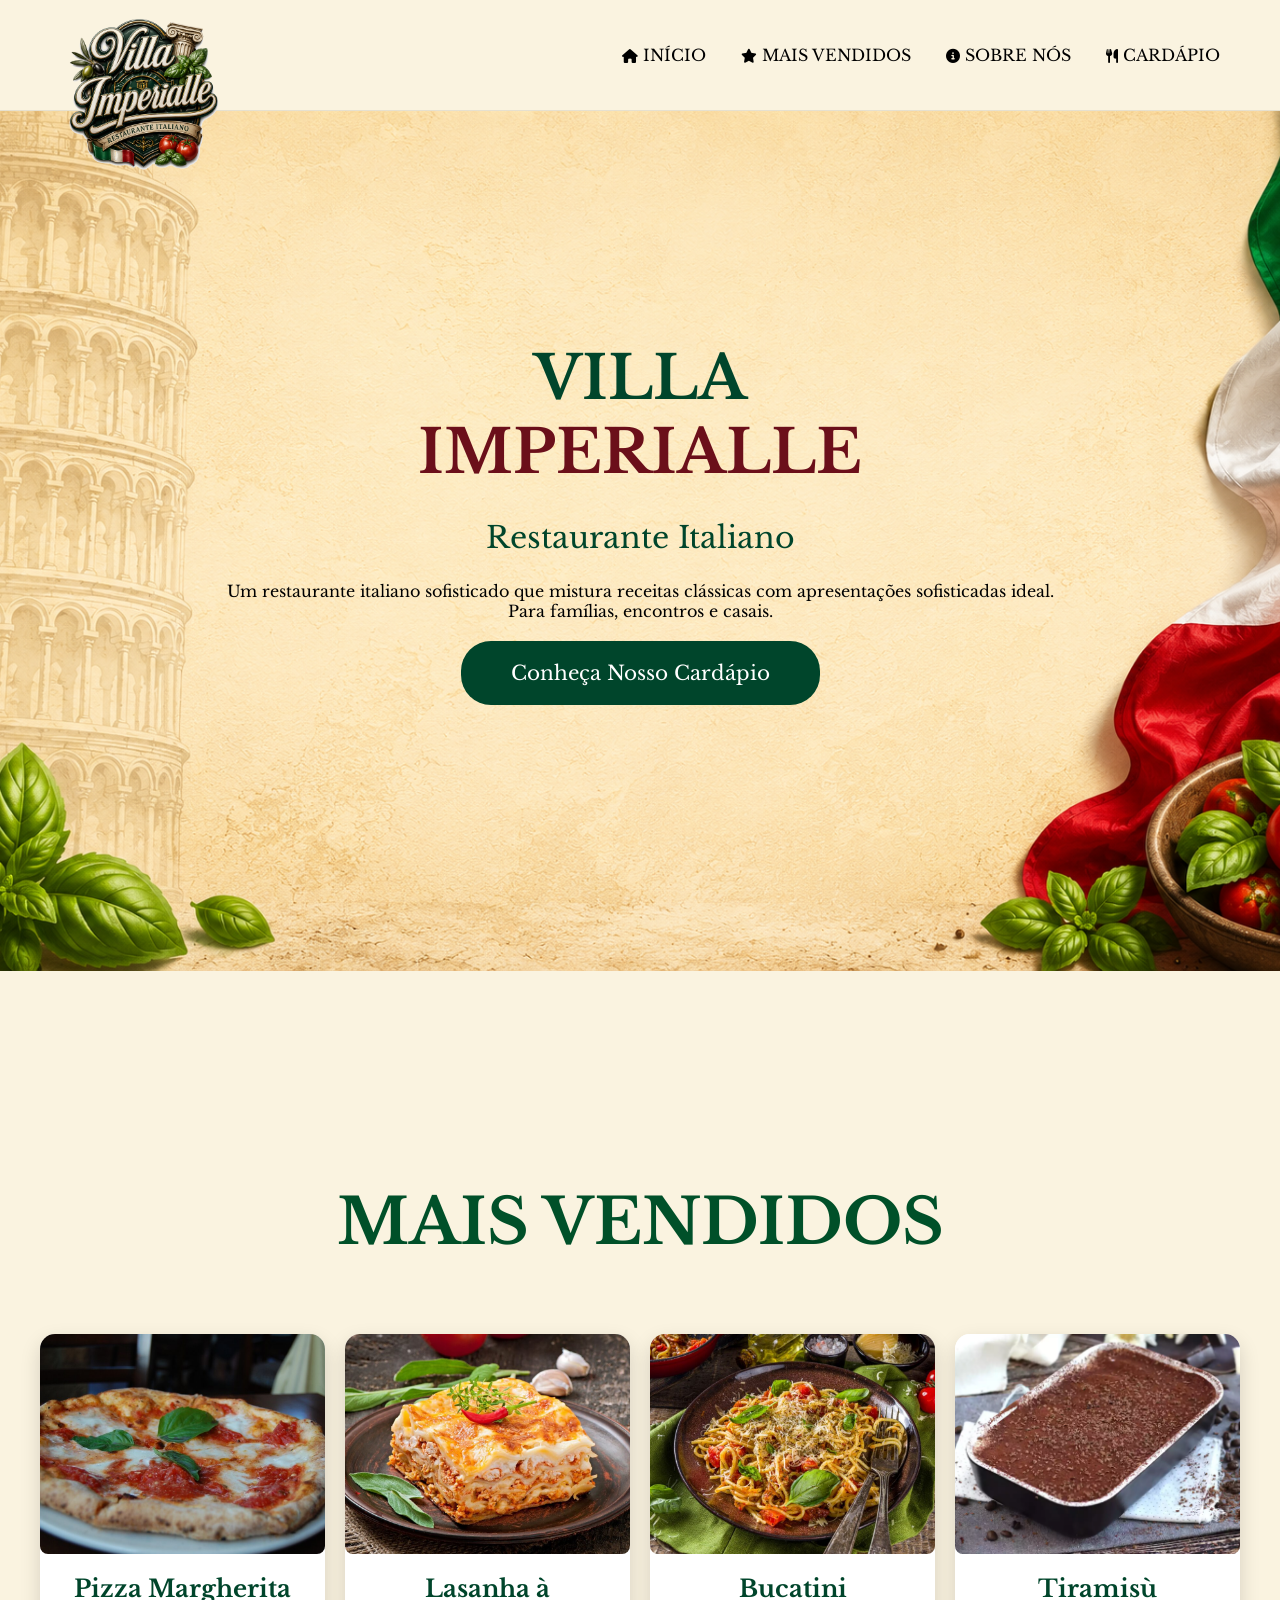
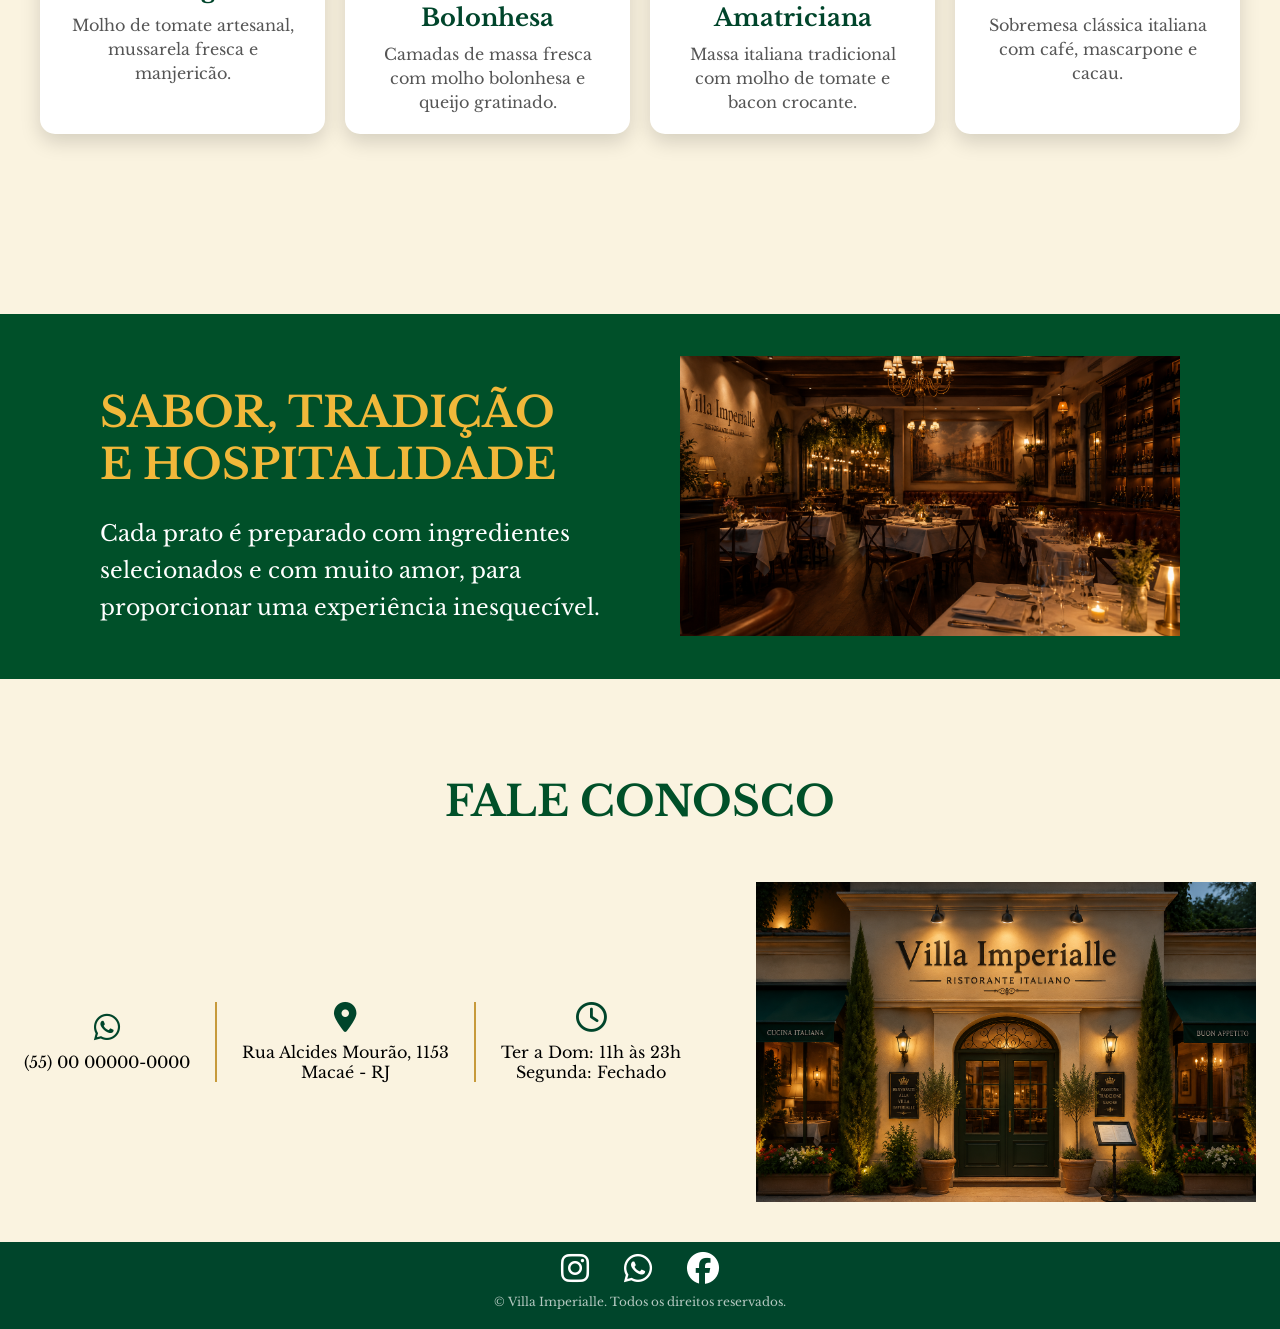
<file: index.html>
<!DOCTYPE html>
<html lang="pt-BR">

<head>
    <meta charset="UTF-8">
    <link rel="stylesheet" href="https://cdnjs.cloudflare.com/ajax/libs/font-awesome/6.7.2/css/all.min.css">
    <link rel="preconnect" href="https://fonts.googleapis.com">
    <link rel="preconnect" href="https://fonts.gstatic.com" crossorigin>
    <link href="https://fonts.googleapis.com/css2?family=Libre+Baskerville:wght@400;700&display=swap" rel="stylesheet">
    <meta name="viewport" content="width=device-width, initial-scale=1.0">
    <link rel="stylesheet" href="style.css">
    <title>Villa Imperialle</title>
</head>

<body>


    <header class="menu">

        <img src="imagens/villa-imperialle.png" alt="Villa Imperialle" class="logo">

        <nav class="menu-links">

            <a href="#inicio">
                <i class="fa-solid fa-house"></i>
                INÍCIO
            </a>

            <a href="#vendidos">
                <i class="fa-solid fa-star"></i>
                MAIS VENDIDOS
            </a>

            <a href="#sobre">
                <i class="fa-solid fa-circle-info"></i>
                SOBRE NÓS
            </a>

            <a href="cardapio-massas.html">
                <i class="fa-solid fa-utensils"></i>
                CARDÁPIO
            </a>

        </nav>

    </header>


    <section id="inicio" class="inicio">

        <img src="imagens/banner.png" alt="Banner Villa Imperialle" class="banner-fundo">

        <div class="conteudo">

            <h1 class="titulo-principal verde">
                VILLA
            </h1>

            <h1 class="titulo-principal vinho">
                IMPERIALLE
            </h1>

            <p class="subtitulo">
                Restaurante Italiano
            </p>

            <p class="descricao">
                Um restaurante italiano sofisticado que mistura receitas clássicas
                com apresentações sofisticadas ideal.
                <br>
                Para famílias, encontros e casais.
            </p>

            <a href="cardapio-massas.html" class="botao">
                Conheça Nosso Cardápio
            </a>

        </div>

    </section>


    <section id="vendidos" class="vendidos">

        <h2>MAIS VENDIDOS</h2>

    <div class="vendidos-grid">

        <div class="card-prato">

            <a href="cardapio-pizzas.html">
                <img src="imagens/Pizza_Margherita.jpg"
                     alt="Pizza Margherita">
            </a>

            <h3>Pizza Margherita</h3>

            <p>
                Molho de tomate artesanal, mussarela fresca e manjericão.
            </p>

        </div>

        <div class="card-prato">

            <a href="cardapio-massas.html">
                <img src="imagens/lasanha.jpg"
                    alt="Lasanha à Bolonhesa">
            </a>

            <h3>Lasanha à Bolonhesa</h3>

            <p>
                Camadas de massa fresca com molho bolonhesa e queijo gratinado.
            </p>

        </div>

        <div class="card-prato">

            <a href="cardapio-massas.html">
                <img src="imagens/Bucatini-ao-Molho-Amatriciana.jpg"
                    alt="Bucatini ao Molho Amatriciana">
            </a>

            <h3>Bucatini Amatriciana</h3>

            <p>
                Massa italiana tradicional com molho de tomate e bacon crocante.
            </p>

        </div>

        <div class="card-prato">

            <a href="cardapio-sobremesas.html">
                <img src="imagens/Tiramisú.jpg"
                    alt="Tiramisù">
            </a>

            <h3>Tiramisù</h3>

            <p>
                Sobremesa clássica italiana com café, mascarpone e cacau.
            </p>

        </div>

    </div>

    </section>

    <section id="sobre" class="sobre">

        <div class="sobre-texto">

            <h3 class="sobre-titulo">
                SABOR, TRADIÇÃO
                <br>
                E HOSPITALIDADE
            </h3>

            <p>
                Cada prato é preparado com ingredientes
                selecionados e com muito amor, para proporcionar
                uma experiência inesquecível.
            </p>

        </div>

        <img src="imagens/estabelecimento.png" alt="Estabelecimento" class="sobre-imagem imagem-lateral">

    </section>


    <h4 class="fale-conosco">
        FALE CONOSCO
    </h4>

    <section class="contato-box">

        <div class="info">

            <i class="fa-brands fa-whatsapp"></i>

            <p>(55) 00 00000-0000</p>

        </div>

        <div class="linha"></div>

        <div class="info">

            <i class="fa-solid fa-location-dot"></i>

            <p>Rua Alcides Mourão, 1153</p>

            <span>Macaé - RJ</span>

        </div>

        <div class="linha"></div>

        <div class="info">

            <i class="fa-regular fa-clock"></i>

            <p>Ter a Dom: 11h às 23h</p>

            <span>Segunda: Fechado</span>

        </div>

        <img src="imagens/entrada.png" alt="Entrada do restaurante" class="entrada-imagem imagem-lateral">

    </section>


    <footer>

        <i class="fa-brands fa-instagram"></i>

        <i class="fa-brands fa-whatsapp"></i>

        <i class="fa-brands fa-facebook"></i>

        <p class="texto-footer">
            © Villa Imperialle. Todos os direitos reservados.
        </p>

    </footer>

</body>

</html>
</file>
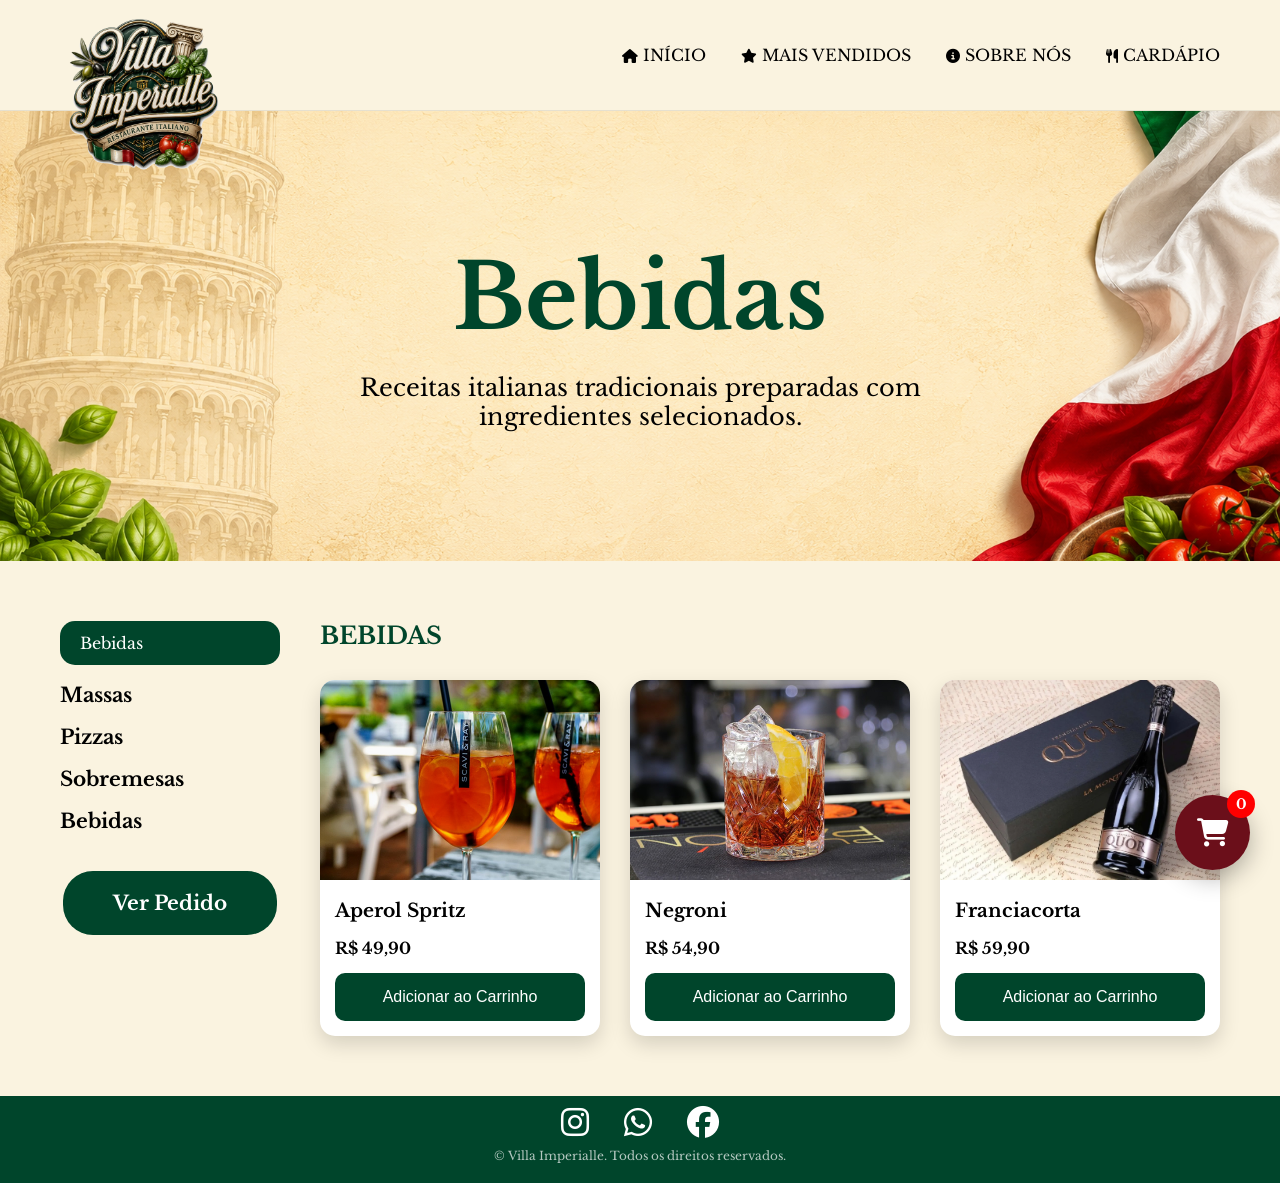
<file: cardapio-bebidas.html>
<!DOCTYPE html>
<html lang="pt-BR">

<head>
    <meta charset="UTF-8">
    <link rel="stylesheet" href="https://cdnjs.cloudflare.com/ajax/libs/font-awesome/6.7.2/css/all.min.css">
    <link rel="preconnect" href="https://fonts.googleapis.com">
    <link rel="preconnect" href="https://fonts.gstatic.com" crossorigin>
    <link href="https://fonts.googleapis.com/css2?family=Libre+Baskerville:wght@400;700&display=swap" rel="stylesheet">
    <meta name="viewport" content="width=device-width, initial-scale=1.0">
    <link rel="stylesheet" href="style.css">
    <title>Bebidas | Villa Imperialle</title>
</head>

<body>

    <header class="menu">

        <img src="imagens/villa-imperialle.png"
             alt="Villa Imperialle"
             class="logo">

        <nav class="menu-links">

            <a href="index.html">
                <i class="fa-solid fa-house"></i>
                INÍCIO
            </a>

            <a href="index.html#vendidos">
                <i class="fa-solid fa-star"></i>
                MAIS VENDIDOS
            </a>

            <a href="index.html#sobre">
                <i class="fa-solid fa-circle-info"></i>
                SOBRE NÓS
            </a>

            <a href="cardapio-massas.html">
                <i class="fa-solid fa-utensils"></i>
                CARDÁPIO
            </a>

        </nav>

    </header>

    <section class="banner-cardapio">

        <img src="imagens/banner.png"
             alt="Banner Villa Imperialle">

        <div class="banner-texto">

            <h1>
                Bebidas
            </h1>

            <p>
                Receitas italianas tradicionais preparadas com ingredientes selecionados.
            </p>

        </div>

    </section>

    <section class="area-cardapio">

        <aside class="categorias">

            <div class="categoria-ativa">
                Bebidas
            </div>

            <a href="cardapio-massas.html">
                Massas
            </a>

            <a href="cardapio-pizzas.html">
                Pizzas
            </a>

            <a href="cardapio-sobremesas.html">
                Sobremesas
            </a>

            <a href="cardapio-bebidas.html">
                Bebidas
            </a>

            <a href="pedido.html"
               class="botao">

                Ver Pedido

            </a>

        </aside>

        <main class="area-pratos">

            <div class="topo-pratos">

                <h2>
                    BEBIDAS
                </h2>

            </div>

            <div class="grid-pratos">

                <div class="card-cardapio">

                    <img src="imagens/aperol-spritz-bebidas-tipicas-da-italia.jpg"
                         alt="Aperol Spritz">

                    <div class="card-info">

                        <h3>
                            Aperol Spritz
                        </h3>

                        <p class="preco">
                            R$ 49,90
                        </p>

                        <button class="botao-card"
                                onclick="adicionarCarrinho(
                                10,
                                'Aperol Spritz',
                                49.90,
                                'imagens/aperol-spritz-bebidas-tipicas-da-italia.jpg')">

                            Adicionar ao Carrinho

                        </button>

                    </div>

                </div>

                <div class="card-cardapio">

                    <img src="imagens/negroni-bebidas-tipicas-da-italia.jpg"
                         alt="Negroni">

                    <div class="card-info">

                        <h3>
                            Negroni
                        </h3>

                        <p class="preco">
                            R$ 54,90
                        </p>

                        <button class="botao-card"
                                onclick="adicionarCarrinho(
                                11,
                                'Negroni',
                                54.90,
                                'imagens/negroni-bebidas-tipicas-da-italia.jpg')">

                            Adicionar ao Carrinho

                        </button>

                    </div>

                </div>

                <div class="card-cardapio">

                    <img src="imagens/quor-franciacorta.jpg"
                         alt="Franciacorta">

                    <div class="card-info">

                        <h3>
                            Franciacorta
                        </h3>

                        <p class="preco">
                            R$ 59,90
                        </p>

                        <button class="botao-card"
                                onclick="adicionarCarrinho(
                                12,
                                'Franciacorta',
                                59.90,
                                'imagens/quor-franciacorta.jpg')">

                            Adicionar ao Carrinho

                        </button>

                    </div>

                </div>

            </div>

        </main>

    </section>

    <div class="mini-carrinho">

        <a href="pedido.html">

            <i class="fa-solid fa-cart-shopping"></i>

            <span id="contador-carrinho">

                0

            </span>

        </a>

    </div>

    <footer>

        <i class="fa-brands fa-instagram"></i>

        <i class="fa-brands fa-whatsapp"></i>

        <i class="fa-brands fa-facebook"></i>

        <p class="texto-footer">
            © Villa Imperialle. Todos os direitos reservados.
        </p>

    </footer>

    <script src="carrinho.js"></script>

</body>

</html>
</file>
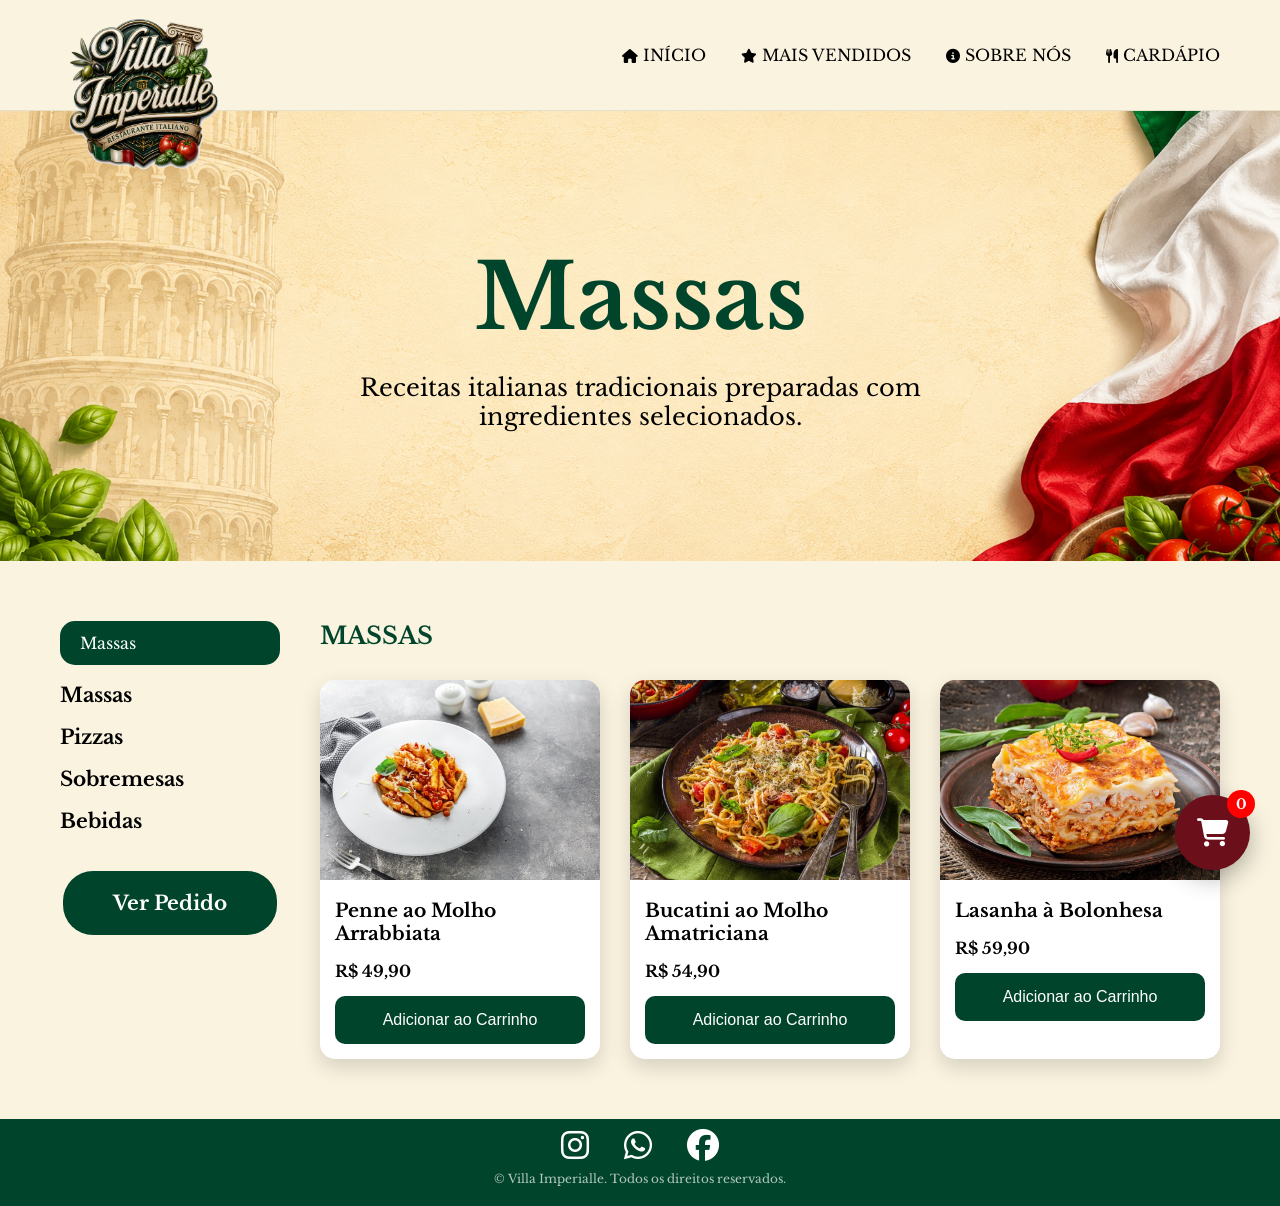
<file: cardapio-massas.html>
<!DOCTYPE html>
<html lang="pt-BR">

<head>
    <meta charset="UTF-8">
    <link rel="stylesheet" href="https://cdnjs.cloudflare.com/ajax/libs/font-awesome/6.7.2/css/all.min.css">
    <link rel="preconnect" href="https://fonts.googleapis.com">
    <link rel="preconnect" href="https://fonts.gstatic.com" crossorigin>
    <link href="https://fonts.googleapis.com/css2?family=Libre+Baskerville:wght@400;700&display=swap" rel="stylesheet">
    <meta name="viewport" content="width=device-width, initial-scale=1.0">
    <link rel="stylesheet" href="style.css">
    <title>Massas | Villa Imperialle</title>
</head>

<body>

    <header class="menu">

        <img src="imagens/villa-imperialle.png"
             alt="Villa Imperialle"
             class="logo">

        <nav class="menu-links">

            <a href="index.html">
                <i class="fa-solid fa-house"></i>
                INÍCIO
            </a>

            <a href="index.html#vendidos">
                <i class="fa-solid fa-star"></i>
                MAIS VENDIDOS
            </a>

            <a href="index.html#sobre">
                <i class="fa-solid fa-circle-info"></i>
                SOBRE NÓS
            </a>

            <a href="cardapio-massas.html">
                <i class="fa-solid fa-utensils"></i>
                CARDÁPIO
            </a>

        </nav>

    </header>

    <section class="banner-cardapio">

        <img src="imagens/banner.png"
             alt="Banner Villa Imperialle">

        <div class="banner-texto">

            <h1>Massas</h1>

            <p>
                Receitas italianas tradicionais preparadas com ingredientes selecionados.
            </p>

        </div>

    </section>

    <section class="area-cardapio">

        <aside class="categorias">

            <div class="categoria-ativa">
                Massas
            </div>

            <a href="cardapio-massas.html">
                Massas
            </a>

            <a href="cardapio-pizzas.html">
                Pizzas
            </a>

            <a href="cardapio-sobremesas.html">
                Sobremesas
            </a>

            <a href="cardapio-bebidas.html">
                Bebidas
            </a>

            <a href="pedido.html"
               class="botao">

                Ver Pedido

            </a>

        </aside>

        <main class="area-pratos">

            <div class="topo-pratos">

                <h2>MASSAS</h2>

            </div>

            <div class="grid-pratos">

                <div class="card-cardapio">

                    <img src="imagens/Penne-ao-Molho-Arrabbiata.jpg"
                         alt="Penne ao Molho Arrabbiata">

                    <div class="card-info">

                        <h3>Penne ao Molho Arrabbiata</h3>

                        <p class="preco">
                            R$ 49,90
                        </p>

                        <button class="botao-card"
                                onclick="adicionarCarrinho(
                                1,
                                'Penne ao Molho Arrabbiata',
                                49.90,
                                'imagens/penne-ao-Molho-Arrabbiata.jpg')">

                            Adicionar ao Carrinho

                        </button>

                    </div>

                </div>

                <div class="card-cardapio">

                    <img src="imagens/Bucatini-ao-Molho-Amatriciana.jpg"
                         alt="Bucatini ao Molho Amatriciana">

                    <div class="card-info">

                        <h3>Bucatini ao Molho Amatriciana</h3>

                        <p class="preco">
                            R$ 54,90
                        </p>

                        <button class="botao-card"
                                onclick="adicionarCarrinho(
                                2,
                                'Bucatini ao Molho Amatriciana',
                                54.90,
                                'imagens/Bucatini-ao-Molho-Amatriciana.jpg')">

                            Adicionar ao Carrinho

                        </button>

                    </div>

                </div>

                <div class="card-cardapio">

                    <img src="imagens/lasanha.jpg"
                         alt="Lasanha à Bolonhesa">

                    <div class="card-info">

                        <h3>Lasanha à Bolonhesa</h3>

                        <p class="preco">
                            R$ 59,90
                        </p>

                        <button class="botao-card"
                                onclick="adicionarCarrinho(
                                3,
                                'Lasanha à Bolonhesa',
                                59.90,
                                'imagens/lasanha.jpg')">

                            Adicionar ao Carrinho

                        </button>

                    </div>

                </div>

            </div>

        </main>

    </section>

    <div class="mini-carrinho">

        <a href="pedido.html">

            <i class="fa-solid fa-cart-shopping"></i>

            <span id="contador-carrinho">

                0

            </span>

        </a>

    </div>

    <footer>

        <i class="fa-brands fa-instagram"></i>

        <i class="fa-brands fa-whatsapp"></i>

        <i class="fa-brands fa-facebook"></i>

        <p class="texto-footer">
            © Villa Imperialle. Todos os direitos reservados.
        </p>

    </footer>

    <script src="carrinho.js"></script>

</body>

</html>
</file>
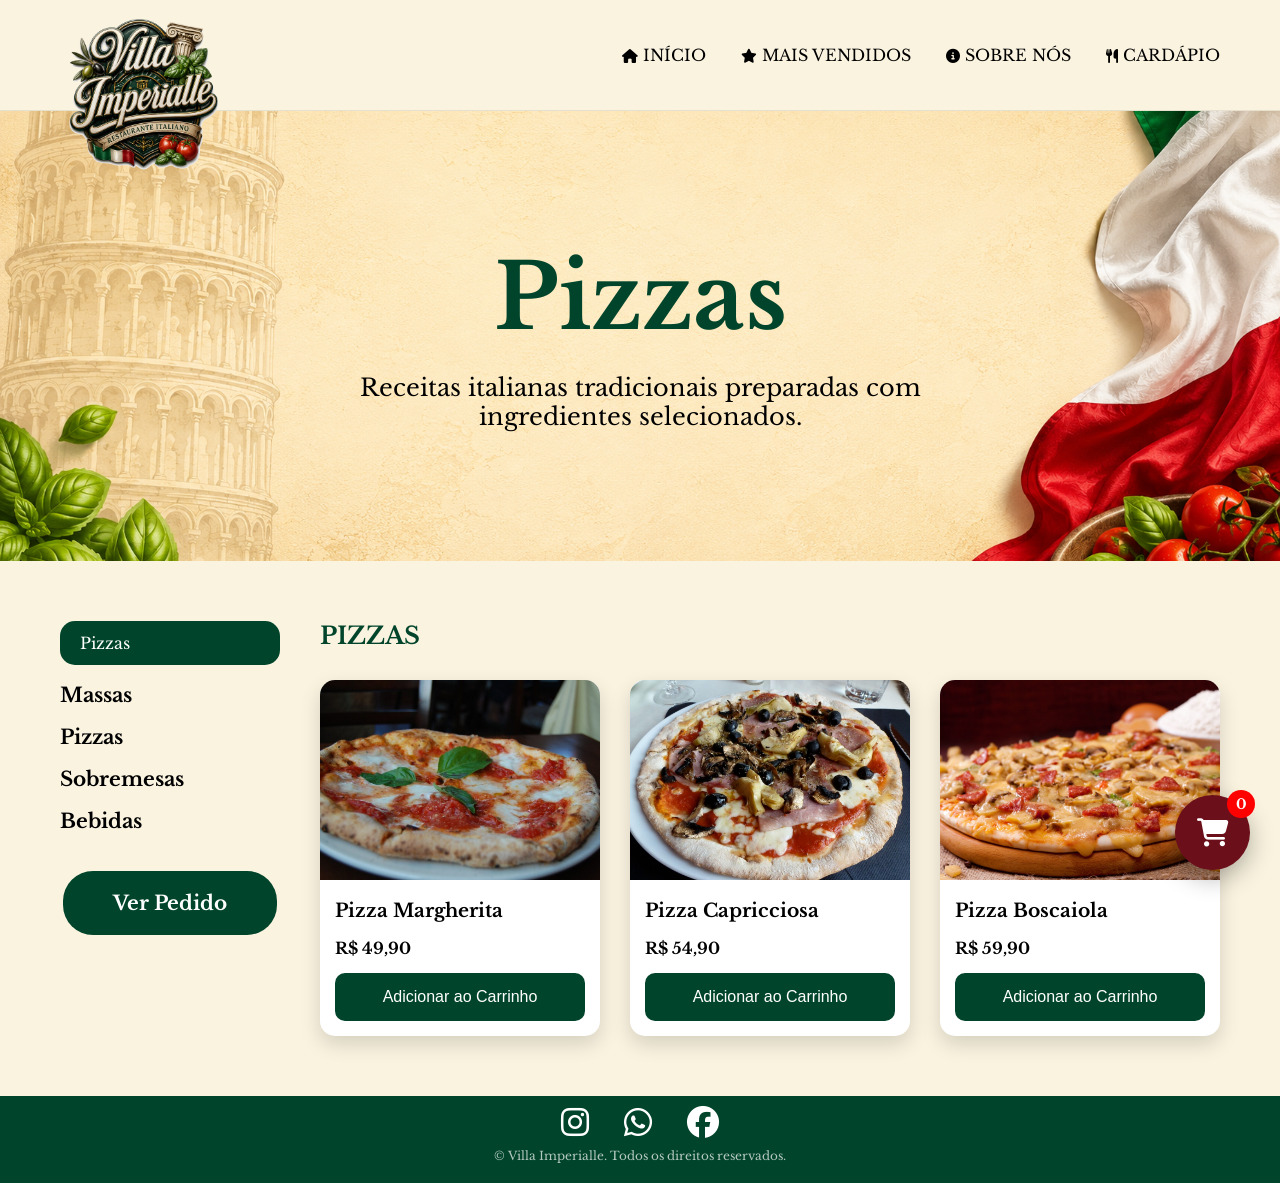
<file: cardapio-pizzas.html>
<!DOCTYPE html>
<html lang="pt-BR">

<head>
    <meta charset="UTF-8">
    <link rel="stylesheet" href="https://cdnjs.cloudflare.com/ajax/libs/font-awesome/6.7.2/css/all.min.css">
    <link rel="preconnect" href="https://fonts.googleapis.com">
    <link rel="preconnect" href="https://fonts.gstatic.com" crossorigin>
    <link href="https://fonts.googleapis.com/css2?family=Libre+Baskerville:wght@400;700&display=swap" rel="stylesheet">
    <meta name="viewport" content="width=device-width, initial-scale=1.0">
    <link rel="stylesheet" href="style.css">
    <title>Pizzas | Villa Imperialle</title>
</head>

<body>

    <header class="menu">

        <img src="imagens/villa-imperialle.png" alt="Villa Imperialle" class="logo">

        <nav class="menu-links">

            <a href="index.html">
                <i class="fa-solid fa-house"></i>
                INÍCIO
            </a>

            <a href="index.html#vendidos">
                <i class="fa-solid fa-star"></i>
                MAIS VENDIDOS
            </a>

            <a href="index.html#sobre">
                <i class="fa-solid fa-circle-info"></i>
                SOBRE NÓS
            </a>

            <a href="cardapio-massas.html">
                <i class="fa-solid fa-utensils"></i>
                CARDÁPIO
            </a>

        </nav>

    </header>

    <section class="banner-cardapio">

        <img src="imagens/banner.png" alt="Banner Villa Imperialle">

        <div class="banner-texto">

            <h1>Pizzas</h1>

            <p>
                Receitas italianas tradicionais preparadas com ingredientes selecionados.
            </p>

        </div>

    </section>

    <section class="area-cardapio">

        <aside class="categorias">

            <div class="categoria-ativa">
                Pizzas
            </div>

            <a href="cardapio-massas.html">Massas</a>
            <a href="cardapio-pizzas.html">Pizzas</a>
            <a href="cardapio-sobremesas.html">Sobremesas</a>
            <a href="cardapio-bebidas.html">Bebidas</a>

            <a href="pedido.html" class="botao">
                Ver Pedido
            </a>

        </aside>

        <main class="area-pratos">

            <div class="topo-pratos">

                <h2>PIZZAS</h2>

            </div>

            <div class="grid-pratos">

                <div class="card-cardapio">

                    <img src="imagens/Pizza_Margherita.jpg" alt="Pizza Margherita">

                    <div class="card-info">

                        <h3>Pizza Margherita</h3>

                        <p class="preco">
                            R$ 49,90
                        </p>

                        <button class="botao-card"
                                onclick="adicionarCarrinho(
                                4,
                                'Pizza Margherita',
                                49.90,
                                'imagens/Pizza_Margherita.jpg')">

                            Adicionar ao Carrinho

                        </button>

                    </div>

                </div>

                <div class="card-cardapio">

                    <img src="imagens/Pizza_capricciosa.jpg" alt="Pizza Capricciosa">

                    <div class="card-info">

                        <h3>Pizza Capricciosa</h3>

                        <p class="preco">
                            R$ 54,90
                        </p>

                        <button class="botao-card"
                                onclick="adicionarCarrinho(
                                5,
                                'Pizza Capricciosa',
                                54.90,
                                'imagens/Pizza_capricciosa.jpg')">

                            Adicionar ao Carrinho

                        </button>

                    </div>

                </div>

                <div class="card-cardapio">

                    <img src="imagens/Pizza_boscaiola.jpg" alt="Pizza Boscaiola">

                    <div class="card-info">

                        <h3>Pizza Boscaiola</h3>

                        <p class="preco">
                            R$ 59,90
                        </p>

                        <button class="botao-card"
                                onclick="adicionarCarrinho(
                                6,
                                'Pizza Boscaiola',
                                59.90,
                                'imagens/Pizza_boscaiola.jpg')">

                            Adicionar ao Carrinho

                        </button>

                    </div>

                </div>

            </div>

        </main>

    </section>

    <footer>

        <i class="fa-brands fa-instagram"></i>
        <i class="fa-brands fa-whatsapp"></i>
        <i class="fa-brands fa-facebook"></i>

        <p class="texto-footer">
            © Villa Imperialle. Todos os direitos reservados.
        </p>

    </footer>

    <div class="mini-carrinho">

        <a href="pedido.html">

            <i class="fa-solid fa-cart-shopping"></i>

            <span id="contador-carrinho">

                0

            </span>

        </a>

    </div>

    <script src="carrinho.js"></script>

</body>

</html>
</file>
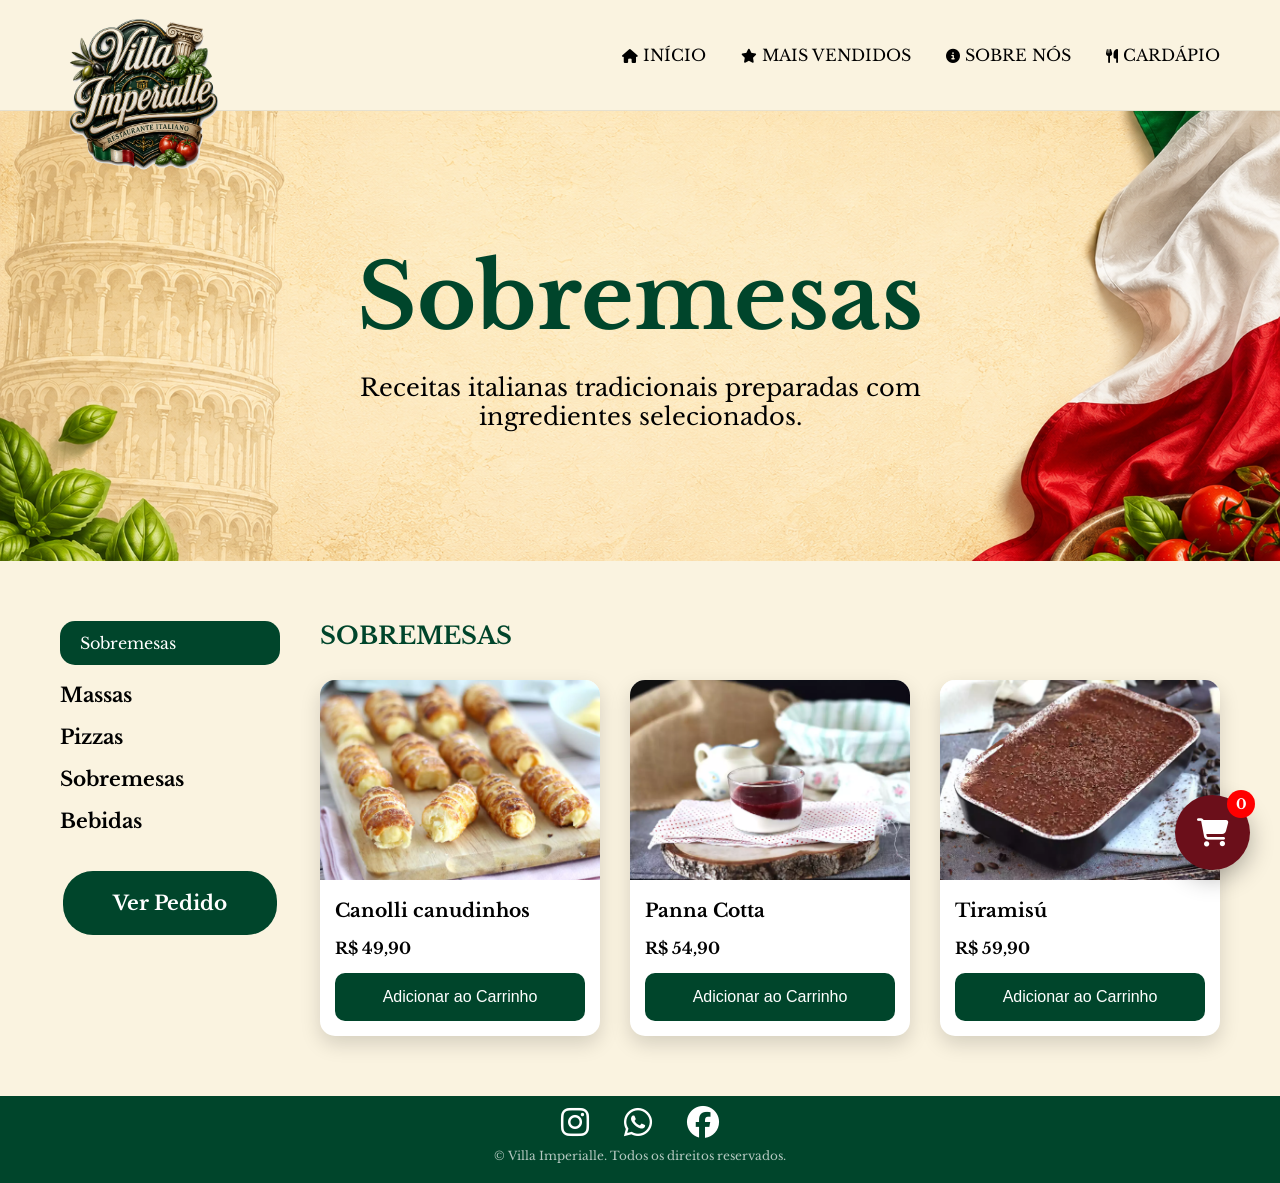
<file: cardapio-sobremesas.html>
<!DOCTYPE html>
<html lang="pt-BR">

<head>
    <meta charset="UTF-8">
    <link rel="stylesheet" href="https://cdnjs.cloudflare.com/ajax/libs/font-awesome/6.7.2/css/all.min.css">
    <link rel="preconnect" href="https://fonts.googleapis.com">
    <link rel="preconnect" href="https://fonts.gstatic.com" crossorigin>
    <link href="https://fonts.googleapis.com/css2?family=Libre+Baskerville:wght@400;700&display=swap" rel="stylesheet">
    <meta name="viewport" content="width=device-width, initial-scale=1.0">
    <link rel="stylesheet" href="style.css">
    <title>Sobremesas | Villa Imperialle</title>
</head>

<body>

    <header class="menu">

        <img src="imagens/villa-imperialle.png" alt="Villa Imperialle" class="logo">

        <nav class="menu-links">

            <a href="index.html">
                <i class="fa-solid fa-house"></i>
                INÍCIO
            </a>

            <a href="index.html#vendidos">
                <i class="fa-solid fa-star"></i>
                MAIS VENDIDOS
            </a>

            <a href="index.html#sobre">
                <i class="fa-solid fa-circle-info"></i>
                SOBRE NÓS
            </a>

            <a href="cardapio-massas.html">
                <i class="fa-solid fa-utensils"></i>
                CARDÁPIO
            </a>

        </nav>

    </header>

    <section class="banner-cardapio">

        <img src="imagens/banner.png" alt="Banner Villa Imperialle">

        <div class="banner-texto">

            <h1>Sobremesas</h1>

            <p>
                Receitas italianas tradicionais preparadas com ingredientes selecionados.
            </p>

        </div>

    </section>

    <section class="area-cardapio">

        <aside class="categorias">

            <div class="categoria-ativa">
                Sobremesas
            </div>

            <a href="cardapio-massas.html">Massas</a>
            <a href="cardapio-pizzas.html">Pizzas</a>
            <a href="cardapio-sobremesas.html">Sobremesas</a>
            <a href="cardapio-bebidas.html">Bebidas</a>

            <a href="pedido.html" class="botao">
                Ver Pedido
            </a>

        </aside>

        <main class="area-pratos">

            <div class="topo-pratos">

                <h2>SOBREMESAS</h2>

            </div>

            <div class="grid-pratos">

                <div class="card-cardapio">

                    <img src="imagens/Canolli(canudinhos).jpg" alt="Canolli canudinhos">

                    <div class="card-info">

                        <h3>Canolli canudinhos</h3>

                        <p class="preco">
                            R$ 49,90
                        </p>

                        <button class="botao-card"
                                onclick="adicionarCarrinho(
                                7,
                                'Canolli canudinhos',
                                49.90,
                                'imagens/Canolli(canudinhos).jpg')">

                            Adicionar ao Carrinho

                        </button>

                    </div>

                </div>

                <div class="card-cardapio">

                    <img src="imagens/Panna-Cotta.jpg" alt="Panna Cotta">

                    <div class="card-info">

                        <h3>Panna Cotta</h3>

                        <p class="preco">
                            R$ 54,90
                        </p>

                        <button class="botao-card"
                                onclick="adicionarCarrinho(
                                8,
                                'Panna Cotta',
                                54.90,
                                'imagens/Panna-Cotta.jpg')">

                            Adicionar ao Carrinho

                        </button>

                    </div>

                </div>

                <div class="card-cardapio">

                    <img src="imagens/Tiramisú.jpg" alt="Tiramisú">

                    <div class="card-info">

                        <h3>Tiramisú</h3>

                        <p class="preco">
                            R$ 59,90
                        </p>

                        <button class="botao-card"
                                onclick="adicionarCarrinho(
                                9,
                                'Tiramisú',
                                59.90,
                                'imagens/Tiramisú.jpg')">

                            Adicionar ao Carrinho

                        </button>

                    </div>

                </div>

            </div>

        </main>

    </section>

    <footer>

        <i class="fa-brands fa-instagram"></i>
        <i class="fa-brands fa-whatsapp"></i>
        <i class="fa-brands fa-facebook"></i>

        <p class="texto-footer">
            © Villa Imperialle. Todos os direitos reservados.
        </p>

    </footer>

    <div class="mini-carrinho">

        <a href="pedido.html">

            <i class="fa-solid fa-cart-shopping"></i>

            <span id="contador-carrinho">

                0

            </span>

        </a>

    </div>

    <script src="carrinho.js"></script>

</body>

</html>
</file>
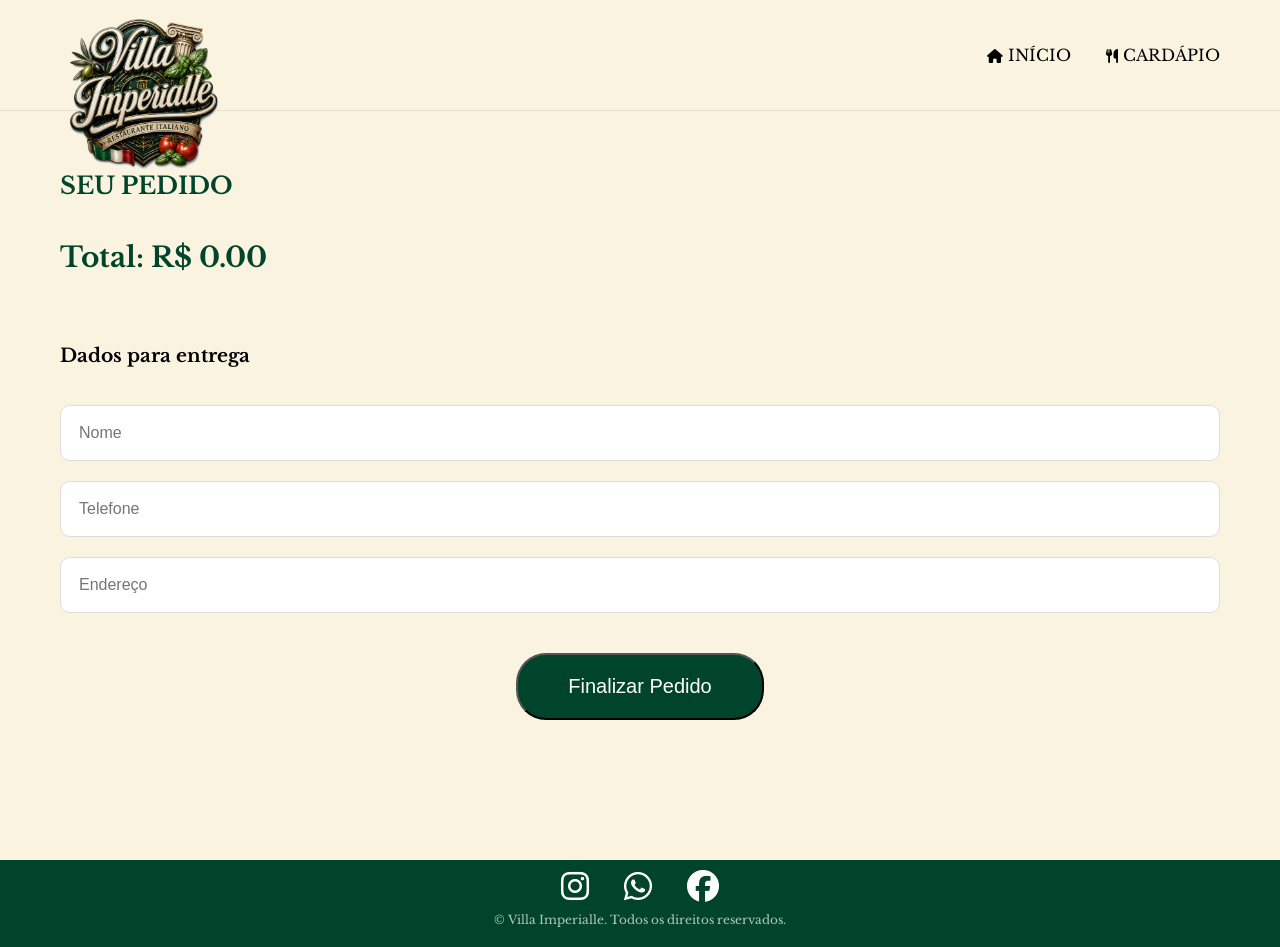
<file: pedido.html>
<!DOCTYPE html>
<html lang="pt-BR">

<head>
    <meta charset="UTF-8">
    <link rel="stylesheet" href="https://cdnjs.cloudflare.com/ajax/libs/font-awesome/6.7.2/css/all.min.css">
    <link rel="preconnect" href="https://fonts.googleapis.com">
    <link rel="preconnect" href="https://fonts.gstatic.com" crossorigin>
    <link href="https://fonts.googleapis.com/css2?family=Libre+Baskerville:wght@400;700&display=swap" rel="stylesheet">
    <meta name="viewport" content="width=device-width, initial-scale=1.0">
    <link rel="stylesheet" href="style.css">
    <title>Pedido | Villa Imperialle</title>
</head>

<body>

<header class="menu">

    <img src="imagens/villa-imperialle.png"
         alt="Villa Imperialle"
         class="logo">

    <nav class="menu-links">

        <a href="index.html">
            <i class="fa-solid fa-house"></i>
            INÍCIO
        </a>

        <a href="cardapio-massas.html">
            <i class="fa-solid fa-utensils"></i>
            CARDÁPIO
        </a>

    </nav>

</header>


<section class="area-cardapio">

    <main class="area-pratos">

        <div class="topo-pratos">

            <h2>
                SEU PEDIDO
            </h2>

        </div>


        <div id="lista-pedido">

        </div>


        <div class="pedido-total">

            Total:

            <span id="valor-total">
                R$ 0,00
            </span>

        </div>


        <div class="formulario-pedido">

            <h3>Dados para entrega</h3>

            <input
                type="text"
                id="nome"
                placeholder="Nome">

            <input
                type="text"
                id="telefone"
                placeholder="Telefone">

            <input
                type="text"
                id="endereco"
                placeholder="Endereço">

            <button
                class="botao"
                onclick="finalizarPedido()">

                Finalizar Pedido

            </button>

        </div>

    </main>

</section>


<footer>

    <i class="fa-brands fa-instagram"></i>

    <i class="fa-brands fa-whatsapp"></i>

    <i class="fa-brands fa-facebook"></i>

    <p class="texto-footer">
        © Villa Imperialle. Todos os direitos reservados.
    </p>

</footer>

<script src="pedido.js"></script>

</body>

</html>
</file>
<file: style.css>
:root {
    --verde: #00452b;
    --verde-claro: #005029;
    --vinho: #6b0f1a;
    --creme: #faf3e0;
    --dourado: #c79a3b;
    --dourado-claro: #f1b83a;
}

html {
    scroll-behavior: smooth;
}

body {
    margin: 0;
    min-height: 100vh;

    font-family: 'Libre Baskerville', serif;
    background: var(--creme);

    display: flex;
    flex-direction: column;
}

a {
    text-decoration: none;
    color: inherit;
}

.imagem-lateral {
    width: 500px;
    object-fit: cover;
    margin-left: 50px;
}

.botao {
    display: block;
    width: fit-content;

    margin: 20px auto 80px;

    padding: 20px 50px;

    background: var(--verde);
    color: white;

    border-radius: 30px;

    font-size: 20px;

    transition: .3s;
}

.botao:hover {
    transform: scale(1.03);
}

.menu {
    position: sticky;
    top: 0;

    display: flex;
    justify-content: space-between;
    align-items: center;

    height: 90px;
    padding: 10px 60px;

    background: var(--creme);

    border-bottom: 1.5px solid rgba(0, 0, 0, .08);

    z-index: 1000;
}

.logo {
    width: 165px;
    height: auto;
    margin-top: 7%;
}

.menu-links {
    display: flex;
    align-items: center;
    gap: 35px;
}

.menu-links a{
    transition: .3s;
}

.menu-links a:hover{
    color: var(--dourado);

    transform: translateY(-2px);
}

.menu-links i {
    font-size: 14px;
}

.inicio {
    position: relative;

    min-height: 700px;

    padding: 80px 20px;
    margin-bottom: 80px;

    color: white;
}

.banner-fundo {
    position: absolute;
    inset: 0;

    width: 100%;
    height: 100%;

    object-fit: cover;

    z-index: 1;
}

.conteudo {
    position: relative;
    z-index: 2;

    text-align: center;

    padding-top: 150px;
}

.titulo-principal {
    margin: 0;
    font-size: 60px;
}

.verde {
    color: var(--verde);
}

.vinho {
    color: var(--vinho);
}

.subtitulo {
    color: var(--verde);

    font-size: 30px;

    margin-bottom: 25px;
}

.descricao {
    color: black;
    margin: 0 0 5px;
}

.vendidos {
    padding: 80px 20px;
    margin-bottom: 80px;

    text-align: center;

    color: var(--verde-claro);

    font-size: 42px;
}

.vendidos-grid {
    display: grid;
    grid-template-columns: repeat(4, 1fr);

    gap: 20px;

    max-width: 1200px;

    margin: 0 auto;
    padding: 20px;
}

.card-prato,
.card-cardapio{
    background: white;

    overflow: hidden;

    border-radius: 15px;

    transition: .3s ease;

    cursor: pointer;

    box-shadow: 0 8px 20px rgba(0,0,0,.15);
}

.card-prato:hover,
.card-cardapio:hover{
    transform: translateY(-8px);
    box-shadow: 0 12px 25px rgba(0,0,0,.15);
}

.card-prato img {
    width: 100%;
    height: 220px;

    display: block;

    object-fit: cover;

    border-radius: 8px;
}

.card-prato{
    background: white;

    box-shadow: 0 8px 20px rgba(0,0,0,.15);

    text-align: center;
}

.card-prato h3{
    margin: 20px 15px 10px;

    color: var(--verde);

    font-size: 24px;
}

.card-prato p{
    margin: 0 20px 20px;

    color: #555;

    font-size: 16px;

    line-height: 1.5;
}

.sobre {
    display: flex;
    justify-content: space-between;
    align-items: center;

    padding: 30px 100px;

    margin-bottom: 40px;

    background: var(--verde-claro);
}

.sobre-texto {
    max-width: 500px;
}

.sobre-titulo {
    color: var(--dourado-claro);

    font-size: 42px;

    margin-bottom: 25px;
}

.sobre-texto p {
    color: white;

    font-size: 22px;
    line-height: 1.7;
}

.sobre-imagem {
    height: 280px;
}

.fale-conosco {
    text-align: center;

    color: var(--verde-claro);

    font-size: 42px;
}

.contato-box {
    display: flex;
    justify-content: center;
    align-items: center;

    gap: 25px;

    margin-bottom: 40px;
}

.info {
    text-align: center;
}

.info i {
    color: var(--verde);

    font-size: 30px;

    margin-bottom: 10px;
}

.info p,
.info span {
    margin: 0;
}

.linha {
    width: 2px;
    height: 80px;

    background: var(--dourado);
}

.entrada-imagem {
    height: 320px;
}

footer {
    padding: 10px 0;

    background: var(--verde);

    color: white;

    text-align: center;
}

footer i {
    font-size: 32px;

    margin: 0 15px;

    cursor: pointer;

    transition: .3s;
}

footer i:hover {
    transform: scale(1.1);
}

.texto-footer {
    margin: 10px;

    font-size: 12px;

    opacity: .7;
}

.banner-cardapio{
    position: relative;

    min-height: 450px;

    display: flex;
    justify-content: center;
    align-items: center;

    text-align: center;
}

.banner-cardapio img{
    position: absolute;
    inset: 0;

    width: 100%;
    height: 100%;

    object-fit: cover;

    z-index: 1;
}

.banner-texto{
    position: relative;
    z-index: 2;
}

.banner-texto h1{
    margin: 0;

    color: var(--verde);

    font-size: 90px;
}

.banner-texto p{
    max-width: 700px;

    margin: 20px auto 0;

    font-size: 24px;
}

.area-cardapio{
    display: flex;

    gap: 40px;

    padding: 60px;
}

.categorias{
    width: 220px;

    display: flex;
    flex-direction: column;

    gap: 18px;
}

.categorias a{
    font-size: 20px;
    font-weight: 700;
}

.categoria-ativa{
    background: var(--verde);

    color: white;

    padding: 12px 20px;

    border-radius: 15px;
}

.area-pratos{
    flex: 1;
}

.topo-pratos{
    display: flex;
    justify-content: space-between;
    align-items: center;

    margin-bottom: 30px;
}

.topo-pratos h2{
    color: var(--verde);

    margin: 0;
}

.grid-pratos{
    display: grid;

    grid-template-columns: repeat(3, 1fr);

    gap: 30px;
}

.card-cardapio{
    background: white;

    border-radius: 15px;

    overflow: hidden;

    box-shadow: 0 8px 20px rgba(0,0,0,.15);
}

.card-cardapio img{
    width: 100%;
    height: 200px;

    object-fit: cover;
}

.card-info{
    padding: 15px;
}

.card-info h3{
    margin: 0 0 10px;
}

.preco{
    margin-bottom: 15px;

    font-weight: bold;
}

.botao-card{
    width: 100%;

    padding: 15px;

    background-color: var(--verde);

    color: white;

    border: none;
    border-radius: 10px;

    font-size: 16px;

    cursor: pointer;

    transition: .3s;
}

.botao-card:hover{
    background-color: #00663f;

    transform: scale(1.03);

    box-shadow: 0 8px 20px rgba(0,69,43,.3);
}

.botao:hover{
    background-color: #00663f;

    transform: translateY(-4px);

    box-shadow: 0 10px 20px rgba(0,69,43,.25);
}

.mini-carrinho{

    position: fixed;

    right: 30px;
    bottom: 30px;

    z-index: 999;

}

.mini-carrinho a{

    position: relative;

    width: 75px;
    height: 75px;

    display: flex;
    align-items: center;
    justify-content: center;

    background-color: var(--vinho);

    color: white;

    border-radius: 50%;

    font-size: 28px;

    box-shadow: 0 8px 25px rgba(0,0,0,.3);

    transition: .3s;

}

.mini-carrinho a:hover{

    transform: scale(1.1);

}

#contador-carrinho{

    position: absolute;

    top: -5px;
    right: -5px;

    width: 28px;
    height: 28px;

    display: flex;
    align-items: center;
    justify-content: center;

    background-color: red;

    color: white;

    border-radius: 50%;

    font-size: 14px;

    font-weight: bold;

}

.item-pedido{

    background: white;

    padding: 20px;

    margin-bottom: 20px;

    border-radius: 15px;

    display: flex;

    justify-content: space-between;

    align-items: center;

    box-shadow: 0 8px 20px rgba(0,0,0,.1);

}

.item-pedido button{

    padding: 8px 12px;

    border: none;

    background: var(--verde);

    color: white;

    border-radius: 8px;

    cursor: pointer;

}

.pedido-total{

    font-size: 28px;

    font-weight: bold;

    color: var(--verde);

    margin-top: 40px;

}

.formulario-pedido{

    margin-top: 50px;

    display: flex;

    flex-direction: column;

    gap: 20px;

}

.formulario-pedido input{

    padding: 18px;

    border-radius: 10px;

    border: 1px solid #ddd;

    font-size: 16px;

}
</file>
